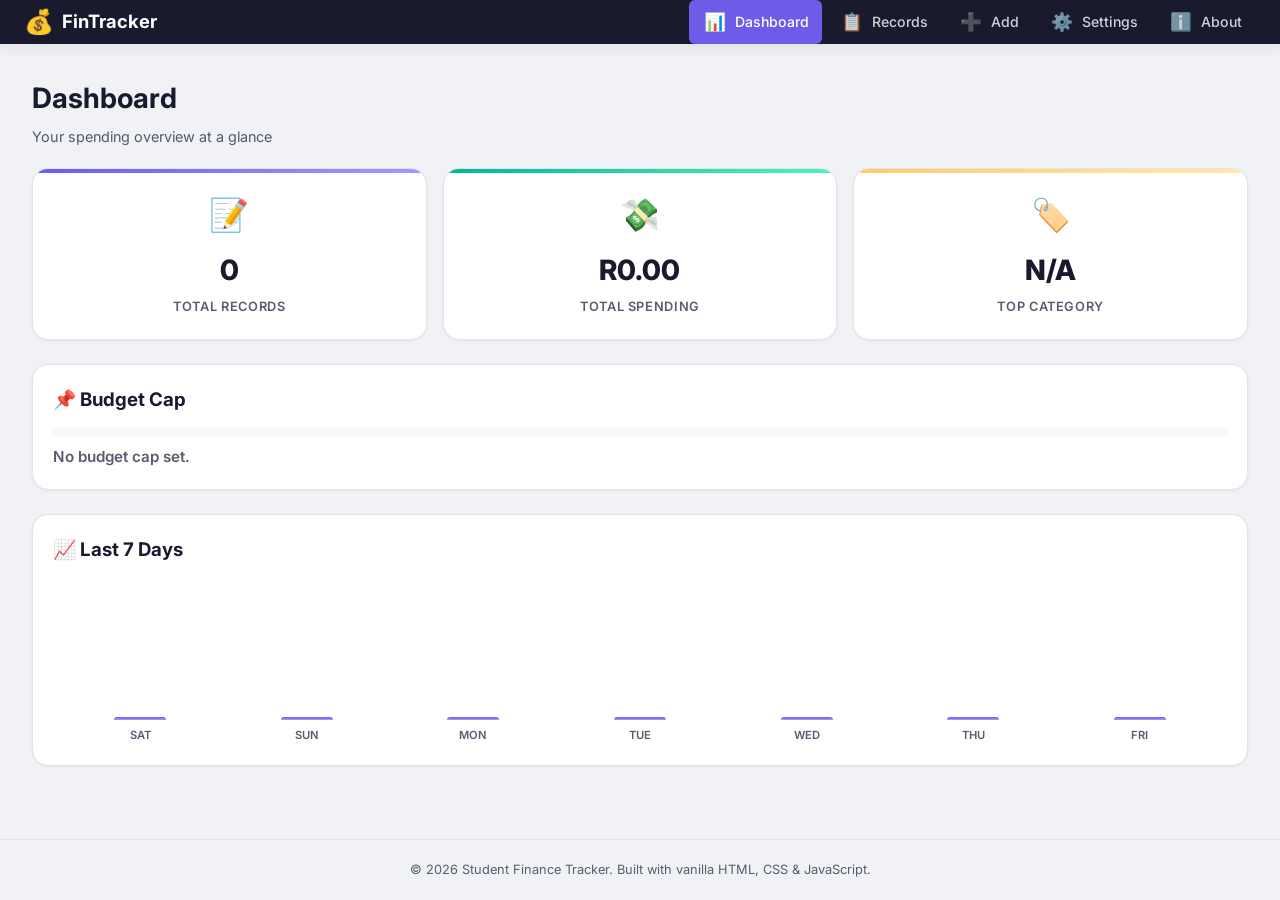
<file: index.html>
<!DOCTYPE html>
<html lang="en" data-theme="light">
<head>
  <meta charset="UTF-8">
  <meta name="viewport" content="width=device-width, initial-scale=1.0">
  <meta name="description" content="Student Finance Tracker — Track your spending, set budgets, and manage student finances with this accessible web app.">
  <title>Student Finance Tracker</title>
  <link rel="stylesheet" href="styles/main.css">
</head>
<body>

  <a href="#main-content" class="skip-link">Skip to main content</a>

  <header class="app-header">
    <div class="header-inner">
      <a href="#" class="app-logo" aria-label="Student Finance Tracker Home">
        <span class="logo-icon" aria-hidden="true">💰</span>
        <span>FinTracker</span>
      </a>

      <button type="button" class="menu-toggle" id="menu-toggle" aria-label="Open navigation menu" aria-expanded="false" aria-controls="nav-menu">
        <span></span><span></span><span></span>
      </button>

      <nav aria-label="Main navigation">
        <ul class="nav-menu" id="nav-menu">
          <li><a href="#" data-view="dashboard" class="active" aria-current="page"><span class="nav-icon" aria-hidden="true">📊</span> Dashboard</a></li>
          <li><a href="#" data-view="records"><span class="nav-icon" aria-hidden="true">📋</span> Records</a></li>
          <li><a href="#" data-view="add"><span class="nav-icon" aria-hidden="true">➕</span> Add</a></li>
          <li><a href="#" data-view="settings"><span class="nav-icon" aria-hidden="true">⚙️</span> Settings</a></li>
          <li><a href="#" data-view="about"><span class="nav-icon" aria-hidden="true">ℹ️</span> About</a></li>
        </ul>
      </nav>
    </div>
  </header>

  <main class="app-main" id="main-content">

    <div id="status-announcer" role="status" aria-live="polite" class="sr-only"></div>

    <section id="view-dashboard" class="view-section" aria-labelledby="dashboard-heading">
      <div class="section-header">
        <h2 id="dashboard-heading">Dashboard</h2>
        <p>Your spending overview at a glance</p>
      </div>

      <div class="stats-grid">
        <article class="card stat-card">
          <span class="stat-icon" aria-hidden="true">📝</span>
          <span class="stat-value" id="stat-total">0</span>
          <span class="stat-label">Total Records</span>
        </article>
        <article class="card stat-card">
          <span class="stat-icon" aria-hidden="true">💸</span>
          <span class="stat-value" id="stat-spending">R0.00</span>
          <span class="stat-label">Total Spending</span>
        </article>
        <article class="card stat-card">
          <span class="stat-icon" aria-hidden="true">🏷️</span>
          <span class="stat-value" id="stat-top-category">N/A</span>
          <span class="stat-label">Top Category</span>
        </article>
      </div>

      <div class="budget-section">
        <div class="card budget-card">
          <h3>📌 Budget Cap</h3>
          <div class="budget-progress-track">
            <div class="budget-progress-bar ok" id="budget-progress"
                 role="progressbar" aria-valuenow="0" aria-valuemin="0" aria-valuemax="100"
                 aria-label="Budget usage"></div>
          </div>
          <p class="budget-status neutral" id="budget-status" aria-live="polite">No budget cap set.</p>
        </div>
      </div>

      <div class="chart-section">
        <div class="card">
          <h3>📈 Last 7 Days</h3>
          <div id="trend-chart"></div>
        </div>
      </div>
    </section>

    <section id="view-records" class="view-section" hidden aria-hidden="true" aria-labelledby="records-heading">
      <div class="section-header">
        <h2 id="records-heading">Transaction Records</h2>
        <p>View, sort, search, and manage all your transactions</p>
      </div>

      <div class="records-toolbar">
        <div class="search-bar">
          <label for="search-input" class="sr-only">Search records (regex supported)</label>
          <input type="text" id="search-input" placeholder="Search... (regex supported, e.g. /food|books/i)" aria-describedby="search-status">
          <label>
            <input type="checkbox" id="search-case-toggle"> Case-sensitive
          </label>
        </div>
        <div id="search-status" role="status" aria-live="polite"></div>
      </div>

      <div class="records-table-wrapper">
        <table class="records-table" aria-label="Transaction records">
          <thead>
            <tr>
              <th scope="col" data-sort="description" tabindex="0" aria-sort="none">Description <span class="sort-indicator"></span></th>
              <th scope="col" data-sort="amount" tabindex="0" aria-sort="none">Amount <span class="sort-indicator"></span></th>
              <th scope="col" data-sort="category" tabindex="0" aria-sort="none">Category <span class="sort-indicator"></span></th>
              <th scope="col" data-sort="date" tabindex="0" aria-sort="none">Date <span class="sort-indicator"></span></th>
              <th scope="col">Actions</th>
            </tr>
          </thead>
          <tbody id="records-tbody">
            <tr><td colspan="6" class="empty-message">No records yet. Add your first transaction!</td></tr>
          </tbody>
        </table>
      </div>
    </section>

    <section id="view-add" class="view-section" hidden aria-hidden="true" aria-labelledby="add-heading">
      <div class="section-header">
        <h2 id="add-heading">Add Transaction</h2>
        <p>Record a new expense</p>
      </div>

      <div class="card form-card">
        <form id="add-record-form" novalidate>
          <div class="form-group">
            <label for="form-description">Description <span aria-hidden="true">*</span></label>
            <input type="text" id="form-description" required
                   placeholder="e.g. Lunch at cafeteria"
                   aria-describedby="form-description-error"
                   autocomplete="off">
            <span id="form-description-error" class="form-error" role="alert"></span>
          </div>

          <div class="form-group">
            <label for="form-amount">Amount <span aria-hidden="true">*</span></label>
            <input type="text" id="form-amount" required
                   inputmode="decimal"
                   placeholder="e.g. 12.50"
                   aria-describedby="form-amount-error"
                   autocomplete="off">
            <span id="form-amount-error" class="form-error" role="alert"></span>
          </div>

          <div class="form-group">
            <label for="form-category">Category <span aria-hidden="true">*</span></label>
            <select id="form-category" required class="category-select" aria-describedby="form-category-error">
              <option value="Food">Food</option>
              <option value="Books">Books</option>
              <option value="Transport">Transport</option>
              <option value="Entertainment">Entertainment</option>
              <option value="Fees">Fees</option>
              <option value="Other">Other</option>
            </select>
            <span id="form-category-error" class="form-error" role="alert"></span>
          </div>

          <div class="form-group">
            <label for="form-date">Date <span aria-hidden="true">*</span></label>
            <input type="date" id="form-date" required
                   aria-describedby="form-date-error">
            <span id="form-date-error" class="form-error" role="alert"></span>
          </div>

          <div class="form-actions">
            <button type="submit" class="btn btn-primary">💾 Add Transaction</button>
            <button type="reset" class="btn btn-secondary">Clear</button>
          </div>
        </form>
      </div>
    </section>

    <section id="view-settings" class="view-section" hidden aria-hidden="true" aria-labelledby="settings-heading">
      <div class="section-header">
        <h2 id="settings-heading">Settings</h2>
        <p>Configure currencies, categories, budget, and data</p>
      </div>

      <div class="settings-grid">

        <div class="card settings-card">
          <h3>💱 Currency</h3>
          <div class="form-group">
            <label for="settings-active-currency">Display Currency</label>
            <select id="settings-active-currency">
              <option value="ZAR" selected>ZAR</option>
              <option value="USD">USD</option>
              <option value="EUR">EUR</option>
            </select>
          </div>
          <h4 class="settings-subheading">Exchange Rates (to ZAR base)</h4>
          <div id="currency-rates"></div>
        </div>

        <div class="card settings-card">
          <h3>🎯 Budget Cap</h3>
          <div class="form-group">
            <label for="settings-budget-cap">Monthly Budget (in base currency)</label>
            <input type="number" id="settings-budget-cap" min="0" step="1" placeholder="e.g. 5000">
          </div>
          <p class="settings-hint">Set to 0 to disable. Overage alerts will appear on the dashboard.</p>
        </div>

        <div class="card settings-card">
          <h3>🏷️ Categories</h3>
          <div id="category-editor"></div>
        </div>

        <div class="card settings-card">
          <h3>🎨 Appearance</h3>
          <div class="toggle-row">
            <label for="settings-dark-mode">Dark Mode</label>
            <div class="toggle-switch">
              <input type="checkbox" id="settings-dark-mode">
              <span class="toggle-slider" aria-hidden="true"></span>
            </div>
          </div>
        </div>

        <div class="card settings-card settings-card-wide">
          <h3>📂 Data Management</h3>
          <div class="io-buttons">
            <button type="button" class="btn btn-primary" id="btn-export" aria-label="Export records as JSON">📥 Export JSON</button>
            <button type="button" class="btn btn-secondary" id="btn-import" aria-label="Import records from JSON file">📤 Import JSON</button>
            <input type="file" id="import-file" accept=".json" hidden aria-hidden="true">
            <button type="button" class="btn btn-secondary" id="btn-load-seed" aria-label="Load sample seed data">🌱 Load Seed Data</button>
          </div>
        </div>
      </div>
    </section>

    <section id="view-about" class="view-section" hidden aria-hidden="true" aria-labelledby="about-heading">
      <div class="section-header">
        <h2 id="about-heading">About</h2>
      </div>

      <div class="card about-card">
        <h3>Student Finance Tracker</h3>
        <p>
          A responsive, accessible vanilla HTML/CSS/JS web application designed to help students
          track their daily expenses, manage budgets, and gain insights into their spending habits.
        </p>
        <br>
        <h3>Features</h3>
        <ul>
          <li>Add, edit, and delete financial transactions</li>
          <li>Regex-powered search with match highlighting</li>
          <li>Sort records by description, amount, category, or date</li>
          <li>Dashboard with spending statistics and 7-day trend chart</li>
          <li>Budget cap with real-time ARIA live alerts</li>
          <li>Multi-currency support (ZAR, USD, EUR) with manual rates</li>
          <li>JSON import/export with validation</li>
          <li>Dark mode toggle</li>
          <li>Fully keyboard-navigable and screen-reader friendly</li>
          <li>Mobile-first responsive design (360px → 768px → 1024px+)</li>
        </ul>
        <br>
        <h3>Contact</h3>
        <div class="contact-links">
          <a href="https://github.com/africancontrarian" target="_blank" rel="noopener noreferrer">🔗 GitHub</a>
          <a href="mailto:t.kambare@alustudent.com">📧 t.kambare@alustudent.com</a>
        </div>
      </div>
    </section>

  </main>

  <footer class="app-footer">
    <p>&copy; 2026 Student Finance Tracker. Built with vanilla HTML, CSS &amp; JavaScript.</p>
  </footer>

  <script type="module" src="scripts/app.js"></script>
</body>
</html>
</file>
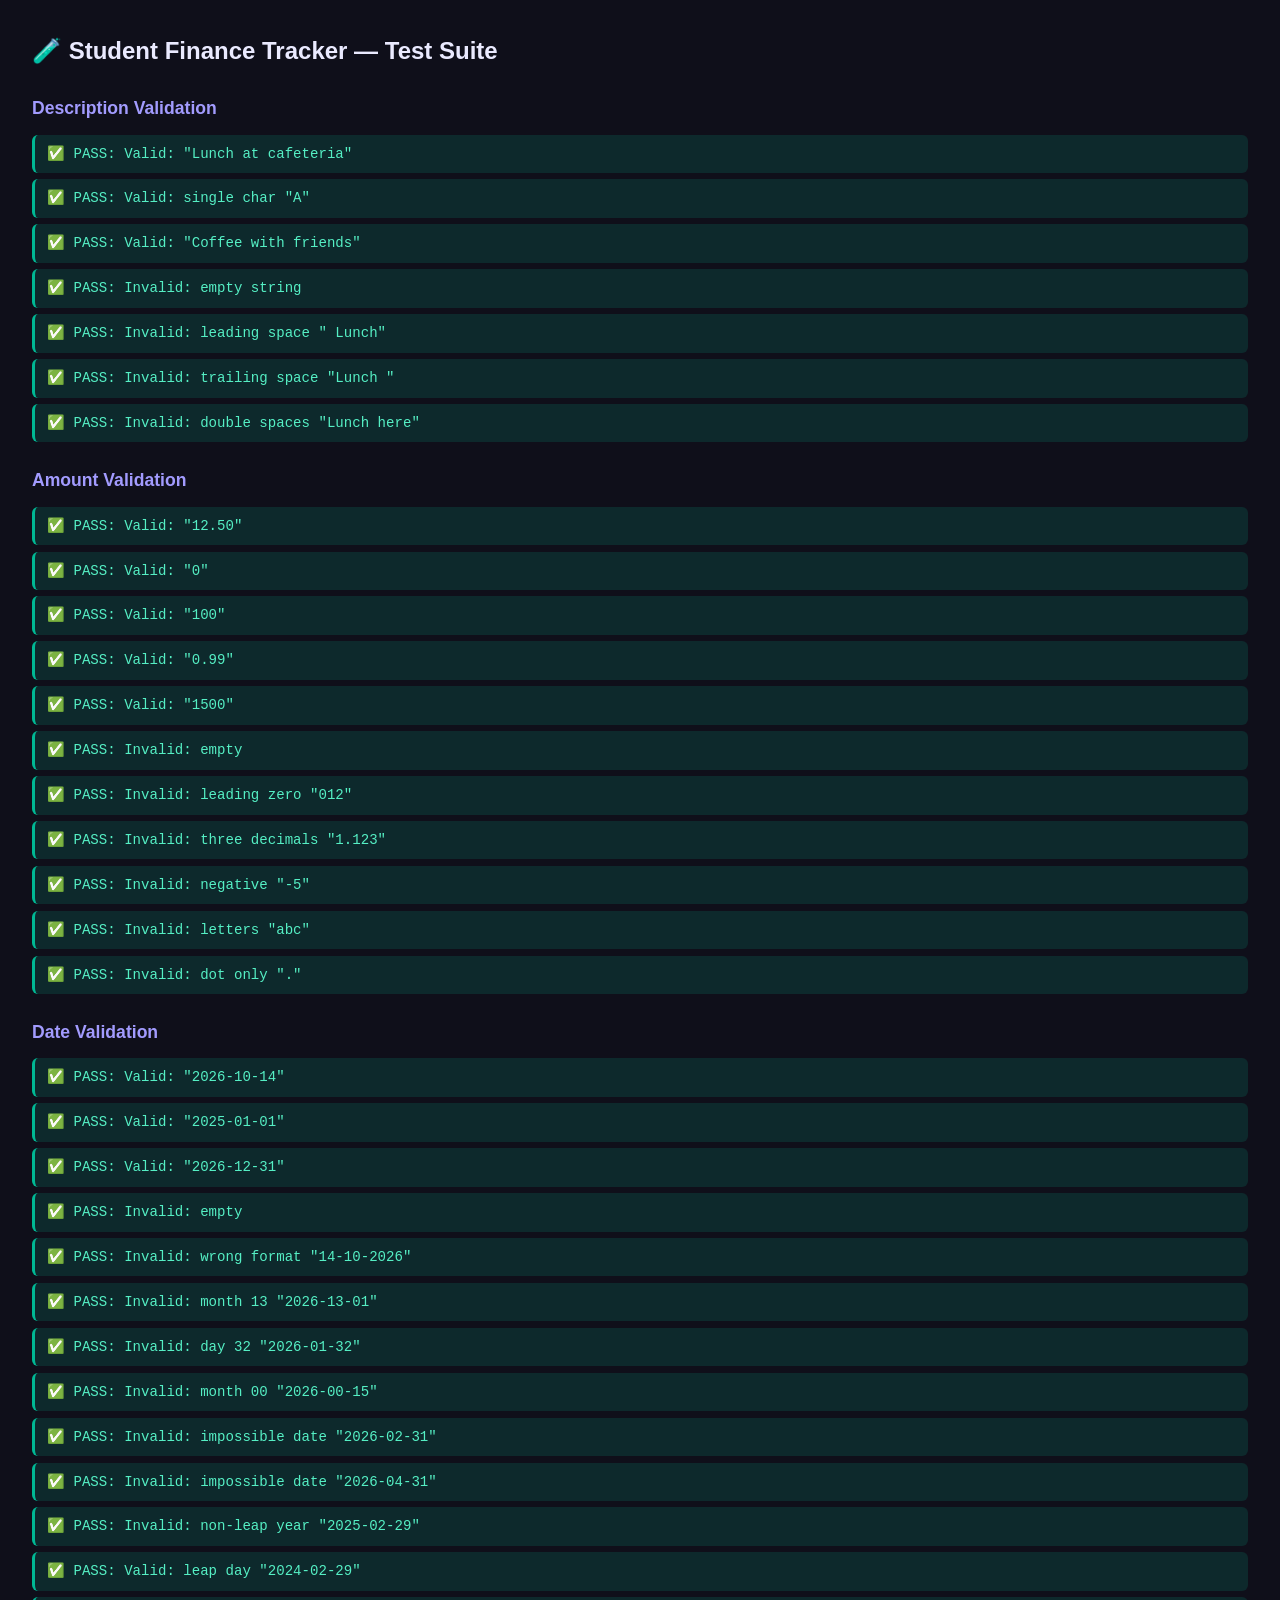
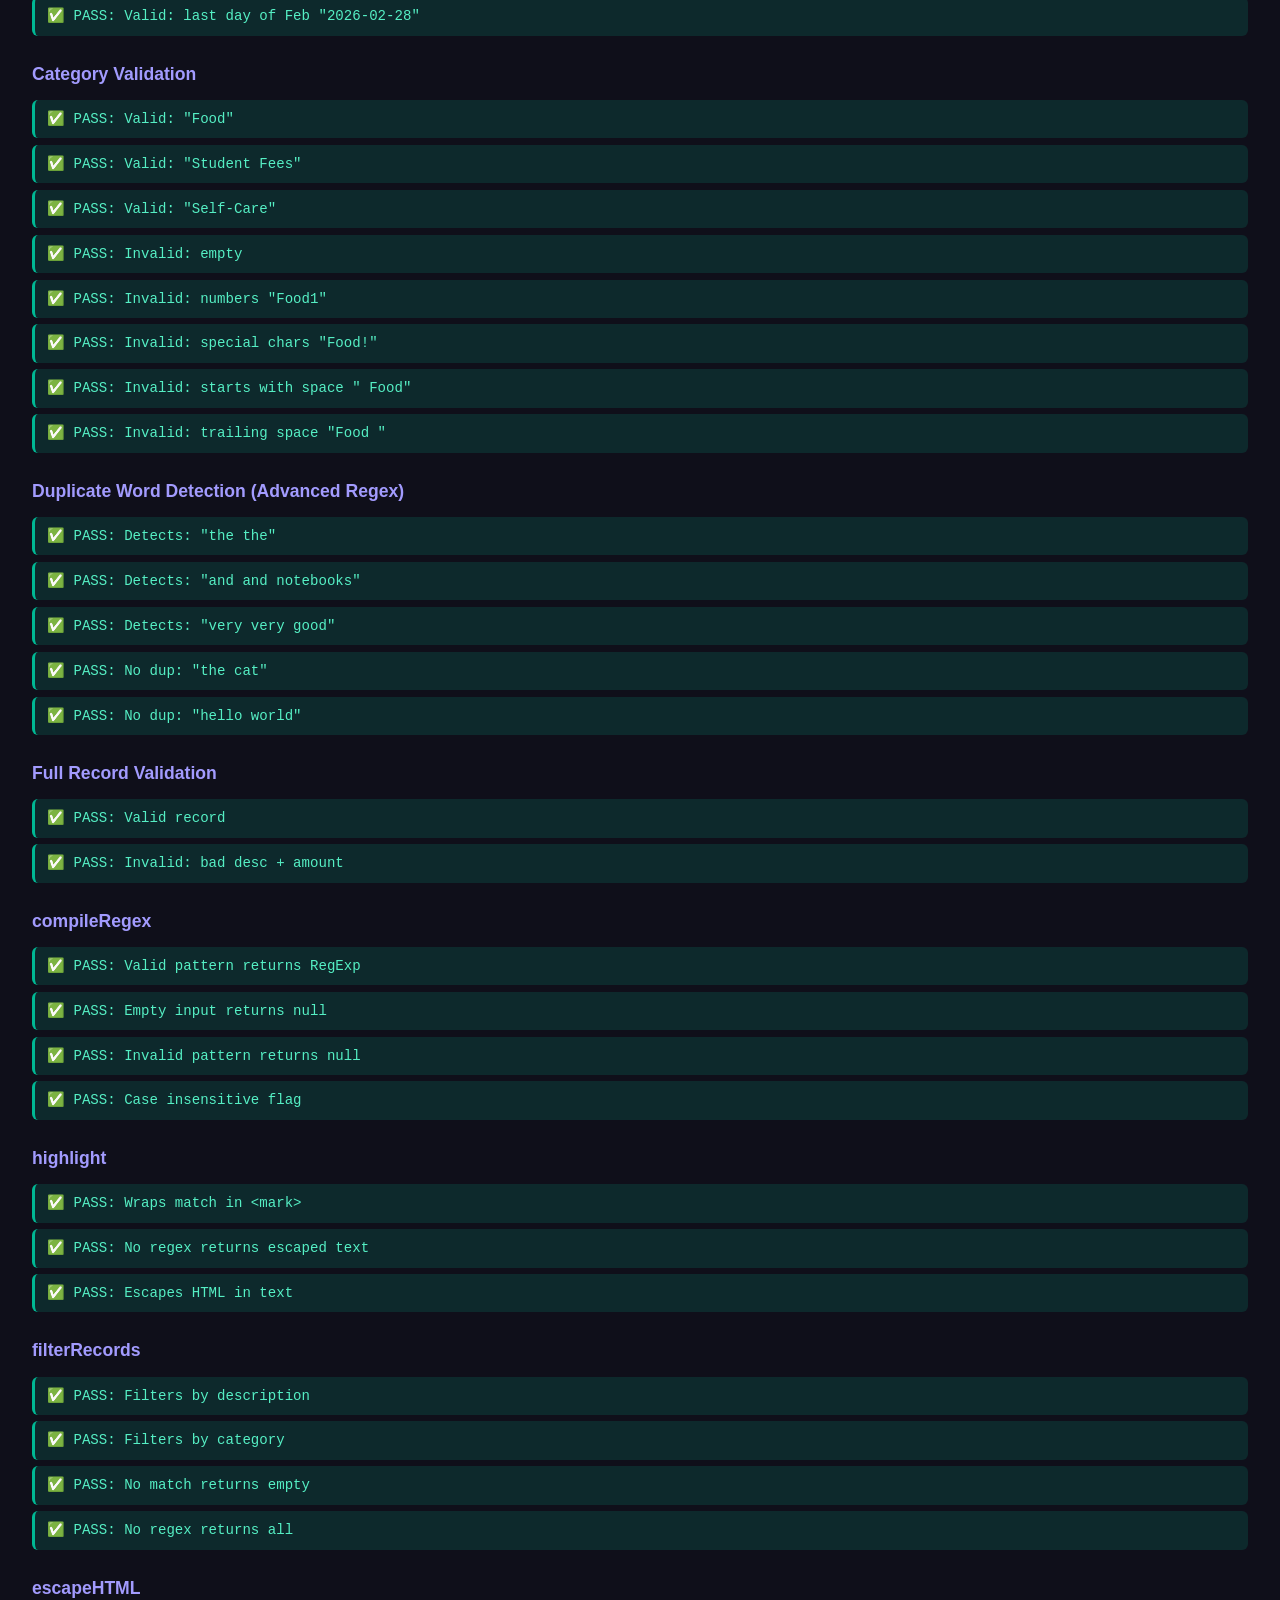
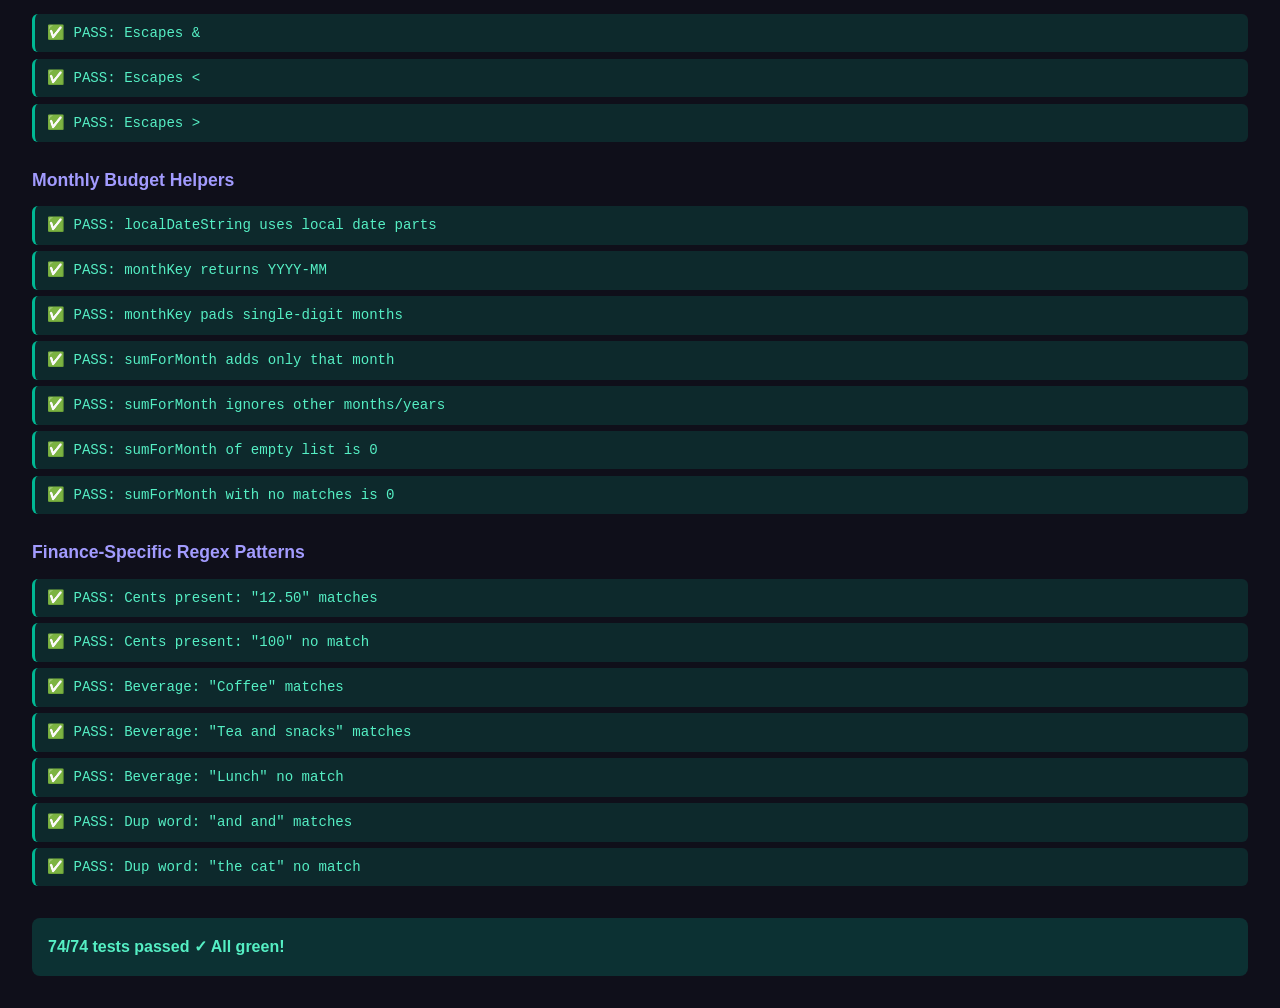
<file: tests.html>
<!DOCTYPE html>
<html lang="en">

<head>
    <meta charset="UTF-8">
    <meta name="viewport" content="width=device-width, initial-scale=1.0">
    <title>Student Finance Tracker — Tests</title>
    <style>
        *,
        *::before,
        *::after {
            box-sizing: border-box;
            margin: 0;
            padding: 0;
        }

        body {
            font-family: 'Inter', sans-serif;
            background: #0f0f1a;
            color: #eaeaff;
            padding: 2rem;
            line-height: 1.6;
        }

        h1 {
            font-size: 1.5rem;
            margin-bottom: 1.5rem;
        }

        h2 {
            font-size: 1.1rem;
            margin: 1.5rem 0 0.75rem;
            color: #a29bfe;
        }

        .test {
            padding: 0.5rem 0.75rem;
            margin-bottom: 0.4rem;
            border-radius: 6px;
            font-size: 0.88rem;
            font-family: monospace;
        }

        .pass {
            background: rgba(0, 184, 148, 0.15);
            color: #55efc4;
            border-left: 3px solid #00b894;
        }

        .fail {
            background: rgba(225, 112, 85, 0.15);
            color: #fab1a0;
            border-left: 3px solid #e17055;
        }

        .summary {
            margin-top: 2rem;
            padding: 1rem;
            border-radius: 8px;
            font-weight: 700;
            font-size: 1rem;
        }

        .summary.all-pass {
            background: rgba(0, 184, 148, 0.2);
            color: #55efc4;
        }

        .summary.some-fail {
            background: rgba(225, 112, 85, 0.2);
            color: #fab1a0;
        }
    </style>
</head>

<body>
    <h1>🧪 Student Finance Tracker — Test Suite</h1>
    <div id="results"></div>
    <div id="summary"></div>

    <script type="module">
        import { validateDescription, validateAmount, validateDate, validateCategory, checkDuplicateWords, validateRecord, PATTERNS } from './scripts/validators.js';
        import { compileRegex, highlight, filterRecords, escapeHTML } from './scripts/search.js';
        import { monthKey, localDateString, sumForMonth } from './scripts/budget.js';

        const results = document.getElementById('results');
        const summaryEl = document.getElementById('summary');
        let passed = 0, failed = 0;

        function assert(testName, condition) {
            const div = document.createElement('div');
            div.className = `test ${condition ? 'pass' : 'fail'}`;
            div.textContent = `${condition ? '✅ PASS' : '❌ FAIL'}: ${testName}`;
            results.appendChild(div);
            condition ? passed++ : failed++;
        }

        function section(name) {
            const h2 = document.createElement('h2');
            h2.textContent = name;
            results.appendChild(h2);
        }

        section('Description Validation');
        assert('Valid: "Lunch at cafeteria"', validateDescription('Lunch at cafeteria').valid);
        assert('Valid: single char "A"', validateDescription('A').valid);
        assert('Valid: "Coffee with friends"', validateDescription('Coffee with friends').valid);
        assert('Invalid: empty string', !validateDescription('').valid);
        assert('Invalid: leading space " Lunch"', !validateDescription(' Lunch').valid);
        assert('Invalid: trailing space "Lunch "', !validateDescription('Lunch ').valid);
        assert('Invalid: double spaces "Lunch  here"', !validateDescription('Lunch  here').valid);

        section('Amount Validation');
        assert('Valid: "12.50"', validateAmount('12.50').valid);
        assert('Valid: "0"', validateAmount('0').valid);
        assert('Valid: "100"', validateAmount('100').valid);
        assert('Valid: "0.99"', validateAmount('0.99').valid);
        assert('Valid: "1500"', validateAmount('1500').valid);
        assert('Invalid: empty', !validateAmount('').valid);
        assert('Invalid: leading zero "012"', !validateAmount('012').valid);
        assert('Invalid: three decimals "1.123"', !validateAmount('1.123').valid);
        assert('Invalid: negative "-5"', !validateAmount('-5').valid);
        assert('Invalid: letters "abc"', !validateAmount('abc').valid);
        assert('Invalid: dot only "."', !validateAmount('.').valid);

        section('Date Validation');
        assert('Valid: "2026-10-14"', validateDate('2026-10-14').valid);
        assert('Valid: "2025-01-01"', validateDate('2025-01-01').valid);
        assert('Valid: "2026-12-31"', validateDate('2026-12-31').valid);
        assert('Invalid: empty', !validateDate('').valid);
        assert('Invalid: wrong format "14-10-2026"', !validateDate('14-10-2026').valid);
        assert('Invalid: month 13 "2026-13-01"', !validateDate('2026-13-01').valid);
        assert('Invalid: day 32 "2026-01-32"', !validateDate('2026-01-32').valid);
        assert('Invalid: month 00 "2026-00-15"', !validateDate('2026-00-15').valid);
        assert('Invalid: impossible date "2026-02-31"', !validateDate('2026-02-31').valid);
        assert('Invalid: impossible date "2026-04-31"', !validateDate('2026-04-31').valid);
        assert('Invalid: non-leap year "2025-02-29"', !validateDate('2025-02-29').valid);
        assert('Valid: leap day "2024-02-29"', validateDate('2024-02-29').valid);
        assert('Valid: last day of Feb "2026-02-28"', validateDate('2026-02-28').valid);

        section('Category Validation');
        assert('Valid: "Food"', validateCategory('Food').valid);
        assert('Valid: "Student Fees"', validateCategory('Student Fees').valid);
        assert('Valid: "Self-Care"', validateCategory('Self-Care').valid);
        assert('Invalid: empty', !validateCategory('').valid);
        assert('Invalid: numbers "Food1"', !validateCategory('Food1').valid);
        assert('Invalid: special chars "Food!"', !validateCategory('Food!').valid);
        assert('Invalid: starts with space " Food"', !validateCategory(' Food').valid);
        assert('Invalid: trailing space "Food "', !validateCategory('Food ').valid);

        section('Duplicate Word Detection (Advanced Regex)');
        assert('Detects: "the the"', checkDuplicateWords('the the').hasDuplicate);
        assert('Detects: "and and notebooks"', checkDuplicateWords('Stationery and and notebooks').hasDuplicate);
        assert('Detects: "very very good"', checkDuplicateWords('very very good').hasDuplicate);
        assert('No dup: "the cat"', !checkDuplicateWords('the cat').hasDuplicate);
        assert('No dup: "hello world"', !checkDuplicateWords('hello world').hasDuplicate);

        section('Full Record Validation');
        assert('Valid record', validateRecord({ description: 'Lunch', amount: '12.50', date: '2026-10-14', category: 'Food' }).valid);
        assert('Invalid: bad desc + amount', !validateRecord({ description: ' bad', amount: 'abc', date: '2026-10-14', category: 'Food' }).valid);

        section('compileRegex');
        assert('Valid pattern returns RegExp', compileRegex('food') instanceof RegExp);
        assert('Empty input returns null', compileRegex('') === null);
        assert('Invalid pattern returns null', compileRegex('[invalid') === null);
        assert('Case insensitive flag', compileRegex('food', 'i').flags.includes('i'));

        section('highlight');
        assert('Wraps match in <mark>', highlight('Lunch at cafeteria', /lunch/i).includes('<mark>'));
        assert('No regex returns escaped text', highlight('Hello <world>', null) === 'Hello &lt;world&gt;');
        assert('Escapes HTML in text', highlight('<script>', null) === '&lt;script&gt;');

        section('filterRecords');
        const testRecords = [
            { id: '1', description: 'Coffee', category: 'Food', amount: 5, date: '2026-10-01' },
            { id: '2', description: 'Bus ticket', category: 'Transport', amount: 10, date: '2026-10-02' },
            { id: '3', description: 'Textbook', category: 'Books', amount: 50, date: '2026-10-03' },
        ];
        assert('Filters by description', filterRecords(testRecords, /coffee/i).length === 1);
        assert('Filters by category', filterRecords(testRecords, /transport/i).length === 1);
        assert('No match returns empty', filterRecords(testRecords, /xyz/).length === 0);
        assert('No regex returns all', filterRecords(testRecords, null).length === 3);

        section('escapeHTML');
        assert('Escapes &', escapeHTML('a&b') === 'a&amp;b');
        assert('Escapes <', escapeHTML('a<b') === 'a&lt;b');
        assert('Escapes >', escapeHTML('a>b') === 'a&gt;b');

        section('Monthly Budget Helpers');
        const oct5 = new Date(2026, 9, 5, 0, 30);
        assert('localDateString uses local date parts', localDateString(oct5) === '2026-10-05');
        assert('monthKey returns YYYY-MM', monthKey(oct5) === '2026-10');
        assert('monthKey pads single-digit months', monthKey(new Date(2026, 0, 31)) === '2026-01');
        const budgetRecords = [
            { amount: 10, date: '2026-10-01' },
            { amount: 20.5, date: '2026-10-31' },
            { amount: 100, date: '2026-09-30' },
            { amount: 7, date: '2025-10-15' },
        ];
        assert('sumForMonth adds only that month', sumForMonth(budgetRecords, '2026-10') === 30.5);
        assert('sumForMonth ignores other months/years', sumForMonth(budgetRecords, '2026-09') === 100);
        assert('sumForMonth of empty list is 0', sumForMonth([], '2026-10') === 0);
        assert('sumForMonth with no matches is 0', sumForMonth(budgetRecords, '2027-01') === 0);

        section('Finance-Specific Regex Patterns');
        const centsRe = /\.\d{2}\b/;
        assert('Cents present: "12.50" matches', centsRe.test('12.50'));
        assert('Cents present: "100" no match', !centsRe.test('100'));

        const beverageRe = /(coffee|tea)/i;
        assert('Beverage: "Coffee" matches', beverageRe.test('Coffee'));
        assert('Beverage: "Tea and snacks" matches', beverageRe.test('Tea and snacks'));
        assert('Beverage: "Lunch" no match', !beverageRe.test('Lunch'));

        const dupWordRe = /\b(\w+)\s+\1\b/;
        assert('Dup word: "and and" matches', dupWordRe.test('and and'));
        assert('Dup word: "the cat" no match', !dupWordRe.test('the cat'));

        const total = passed + failed;
        summaryEl.className = `summary ${failed === 0 ? 'all-pass' : 'some-fail'}`;
        summaryEl.textContent = `${passed}/${total} tests passed${failed > 0 ? ` — ${failed} failed` : ' ✓ All green!'}`;
    </script>
</body>

</html>
</file>
<file: styles/main.css>
@import url('https://fonts.googleapis.com/css2?family=Inter:wght@400;500;600;700;800&display=swap');

:root {
  /* Colors — Light theme */
  --bg-primary: #f0f2f5;
  --bg-secondary: #ffffff;
  --bg-tertiary: #f8f9fb;
  --bg-nav: #1a1a2e;
  --bg-card-hover: #eef1f6;

  --text-primary: #1a1a2e;
  --text-secondary: #555770;
  --text-muted: #595c70; /* 5.9:1 on --bg-primary (was 2.9:1) */
  --text-inverse: #ffffff;

  --accent: #6c5ce7;
  --accent-light: #a29bfe;
  --accent-dark: #5641d4;
  --accent-glow: rgba(108, 92, 231, 0.15);

  --success: #00b894;
  --success-light: #e6f9f4;
  --warning: #fdcb6e;
  --warning-light: #fff8e7;
  --danger: #e17055;
  --danger-light: #ffeee9;

  /* Text-safe variants (>= 4.5:1 on light surfaces); raw brand colours stay for fills */
  --accent-text: #5641d4;
  --success-text: #00725c;
  --warning-text: #855500;
  --danger-text: #b3321e;

  --border: #e0e3eb;
  --border-focus: var(--accent);
  --shadow-sm: 0 1px 3px rgba(0,0,0,0.06);
  --shadow-md: 0 4px 12px rgba(0,0,0,0.08);
  --shadow-lg: 0 8px 30px rgba(0,0,0,0.12);

  --radius-sm: 6px;
  --radius-md: 10px;
  --radius-lg: 16px;
  --radius-xl: 20px;

  --font: 'Inter', -apple-system, BlinkMacSystemFont, sans-serif;
  --transition: 0.2s ease;
}

[data-theme="dark"] {
  --bg-primary: #0f0f1a;
  --bg-secondary: #1a1a2e;
  --bg-tertiary: #16213e;
  --bg-nav: #0a0a15;
  --bg-card-hover: #22223a;

  --text-primary: #eaeaff;
  --text-secondary: #b0b0d0;
  --text-muted: #a0a0cc; /* 6.8:1 on --bg-secondary (was 3.4:1) */
  --text-inverse: #ffffff;

  --accent-text: #a29bfe;
  --success-text: #00b894;
  --warning-text: #fdcb6e;
  --danger-text: #e17055;

  --border: #2d2d50;
  --shadow-sm: 0 1px 3px rgba(0,0,0,0.3);
  --shadow-md: 0 4px 12px rgba(0,0,0,0.4);
  --shadow-lg: 0 8px 30px rgba(0,0,0,0.5);
}

*, *::before, *::after {
  box-sizing: border-box;
  margin: 0;
  padding: 0;
}

html {
  font-size: 16px;
  scroll-behavior: smooth;
}

body {
  font-family: var(--font);
  background: var(--bg-primary);
  color: var(--text-primary);
  line-height: 1.6;
  min-height: 100vh;
  display: flex;
  flex-direction: column;
  -webkit-font-smoothing: antialiased;
}

.skip-link {
  position: absolute;
  top: -100%;
  left: 50%;
  transform: translateX(-50%);
  background: var(--accent);
  color: var(--text-inverse);
  padding: 0.75rem 1.5rem;
  border-radius: var(--radius-md);
  z-index: 10000;
  font-weight: 600;
  text-decoration: none;
  transition: top var(--transition);
}

.skip-link:focus {
  top: 1rem;
}

.app-header {
  background: var(--bg-nav);
  color: var(--text-inverse);
  padding: 0.75rem 1rem;
  position: sticky;
  top: 0;
  z-index: 1000;
  box-shadow: var(--shadow-md);
}

.header-inner {
  display: flex;
  align-items: center;
  justify-content: space-between;
  max-width: 1280px;
  margin: 0 auto;
}

.app-logo {
  display: flex;
  align-items: center;
  gap: 0.5rem;
  font-size: 1.15rem;
  font-weight: 700;
  color: var(--text-inverse);
  text-decoration: none;
}

.app-logo .logo-icon {
  font-size: 1.5rem;
}

/* Hamburger */
.menu-toggle {
  display: flex;
  flex-direction: column;
  gap: 4px;
  background: none;
  border: none;
  cursor: pointer;
  padding: 0.5rem;
  border-radius: var(--radius-sm);
  transition: background var(--transition);
}

.menu-toggle:hover,
.menu-toggle:focus-visible {
  background: rgba(255,255,255,0.1);
}

.menu-toggle span {
  display: block;
  width: 22px;
  height: 2.5px;
  background: var(--text-inverse);
  border-radius: 2px;
  transition: var(--transition);
}

/* Nav menu */
.nav-menu {
  display: none;
  list-style: none;
  flex-direction: column;
  position: absolute;
  top: 100%;
  left: 0;
  right: 0;
  background: var(--bg-nav);
  padding: 0.5rem;
  box-shadow: var(--shadow-lg);
  animation: slideDown 0.25s ease;
}

.nav-menu.open {
  display: flex;
}

@keyframes slideDown {
  from { opacity: 0; transform: translateY(-8px); }
  to { opacity: 1; transform: translateY(0); }
}

.nav-menu a {
  display: flex;
  align-items: center;
  gap: 0.5rem;
  color: var(--text-inverse);
  text-decoration: none;
  padding: 0.65rem 1rem;
  border-radius: var(--radius-sm);
  font-weight: 500;
  font-size: 0.95rem;
  transition: background var(--transition);
  opacity: 0.8;
}

.nav-menu a:hover,
.nav-menu a:focus-visible {
  background: rgba(255,255,255,0.1);
  opacity: 1;
}

.nav-menu a.active {
  background: var(--accent);
  opacity: 1;
}

.nav-menu a .nav-icon {
  font-size: 1.1rem;
  width: 1.5rem;
  text-align: center;
}

.app-main {
  flex: 1;
  max-width: 1280px;
  width: 100%;
  margin: 0 auto;
  padding: 1rem;
}

.view-section {
  animation: fadeIn 0.3s ease;
}

@keyframes fadeIn {
  from { opacity: 0; transform: translateY(6px); }
  to { opacity: 1; transform: translateY(0); }
}

.view-section[hidden] {
  display: none !important;
}

.section-header {
  margin-bottom: 1.25rem;
}

.section-header h2 {
  font-size: 1.5rem;
  font-weight: 700;
  color: var(--text-primary);
}

.section-header p {
  color: var(--text-secondary);
  font-size: 0.9rem;
  margin-top: 0.25rem;
}

.card {
  background: var(--bg-secondary);
  border-radius: var(--radius-lg);
  padding: 1.25rem;
  box-shadow: var(--shadow-sm);
  border: 1px solid var(--border);
  transition: box-shadow var(--transition), transform var(--transition);
}

.card:hover {
  box-shadow: var(--shadow-md);
}

.stats-grid {
  display: grid;
  grid-template-columns: 1fr;
  gap: 1rem;
  margin-bottom: 1.5rem;
}

.stat-card {
  text-align: center;
  padding: 1.25rem;
  position: relative;
  overflow: hidden;
}

.stat-card::before {
  content: '';
  position: absolute;
  top: 0;
  left: 0;
  right: 0;
  height: 4px;
  border-radius: var(--radius-lg) var(--radius-lg) 0 0;
}

.stat-card:nth-child(1)::before { background: linear-gradient(90deg, var(--accent), var(--accent-light)); }
.stat-card:nth-child(2)::before { background: linear-gradient(90deg, var(--success), #55efc4); }
.stat-card:nth-child(3)::before { background: linear-gradient(90deg, var(--warning), #ffeaa7); }

.stat-card .stat-icon {
  font-size: 2rem;
  margin-bottom: 0.5rem;
  display: block;
}

.stat-card .stat-value {
  font-size: 1.75rem;
  font-weight: 800;
  color: var(--text-primary);
  display: block;
}

.stat-card .stat-label {
  font-size: 0.8rem;
  color: var(--text-muted);
  text-transform: uppercase;
  letter-spacing: 0.05em;
  font-weight: 600;
  margin-top: 0.25rem;
}

.budget-section {
  margin-top: 1.5rem;
}

.budget-card {
  padding: 1.25rem;
}

.budget-progress-track {
  height: 10px;
  background: var(--bg-tertiary);
  border-radius: 5px;
  overflow: hidden;
  margin-top: 0.75rem;
}

.budget-progress-bar {
  width: 0; /* set from JS */
  height: 100%;
  border-radius: 5px;
  transition: width 0.5s ease, background 0.3s ease;
}

.budget-progress-bar.ok { background: linear-gradient(90deg, var(--success), #55efc4); }
.budget-progress-bar.warn { background: linear-gradient(90deg, var(--warning), #e17055); }
.budget-progress-bar.over { background: linear-gradient(90deg, var(--danger), #d63031); }

.budget-status {
  font-weight: 600;
  font-size: 0.95rem;
  margin-top: 0.5rem;
}

.budget-status.under { color: var(--success-text); }
.budget-status.over { color: var(--danger-text); }
.budget-status.neutral { color: var(--text-muted); }

.chart-section {
  margin-top: 1.5rem;
}

.chart-container {
  display: flex;
  align-items: flex-end;
  gap: 0.5rem;
  height: 140px;
  padding: 1rem 0.5rem 0;
}

.chart-bar-wrapper {
  flex: 1;
  display: flex;
  flex-direction: column;
  align-items: center;
  height: 100%;
  justify-content: flex-end;
}

.chart-bar {
  width: 100%;
  max-width: 40px;
  background: linear-gradient(180deg, var(--accent), var(--accent-light));
  border-radius: var(--radius-sm) var(--radius-sm) 0 0;
  transition: height 0.5s ease;
  min-height: 3px;
}

.chart-label {
  font-size: 0.7rem;
  color: var(--text-muted);
  font-weight: 600;
  margin-top: 0.4rem;
  text-transform: uppercase;
}

.records-toolbar {
  display: flex;
  flex-direction: column;
  gap: 0.75rem;
  margin-bottom: 1rem;
}

.search-bar {
  display: flex;
  gap: 0.5rem;
  align-items: center;
  flex-wrap: wrap;
}

.search-bar input[type="text"] {
  flex: 1;
  min-width: 200px;
}

.search-bar label {
  display: flex;
  align-items: center;
  gap: 0.35rem;
  font-size: 0.85rem;
  color: var(--text-secondary);
  white-space: nowrap;
  cursor: pointer;
}

.search-bar input[type="checkbox"] {
  accent-color: var(--accent);
  width: 16px;
  height: 16px;
}

#search-status {
  font-size: 0.85rem;
  color: var(--text-secondary);
  min-height: 1.2em;
}

.records-table-wrapper {
  overflow-x: auto;
  border-radius: var(--radius-lg);
  border: 1px solid var(--border);
  background: var(--bg-secondary);
  box-shadow: var(--shadow-sm);
}

.records-table {
  width: 100%;
  border-collapse: collapse;
  font-size: 0.9rem;
}

.records-table thead {
  background: var(--bg-tertiary);
}

.records-table th {
  padding: 0.85rem 1rem;
  text-align: left;
  font-weight: 600;
  font-size: 0.8rem;
  text-transform: uppercase;
  letter-spacing: 0.04em;
  color: var(--text-muted);
  border-bottom: 2px solid var(--border);
  white-space: nowrap;
  user-select: none;
}

.records-table th[data-sort] {
  cursor: pointer;
  transition: color var(--transition);
}

.records-table th[data-sort]:hover,
.records-table th[data-sort]:focus-visible {
  color: var(--accent-text);
}

.records-table th.sort-active {
  color: var(--accent-text);
}

.sort-indicator {
  font-size: 0.75rem;
}

.records-table td {
  padding: 0.75rem 1rem;
  border-bottom: 1px solid var(--border);
  vertical-align: middle;
}

.records-table tbody tr {
  transition: background var(--transition);
}

.records-table tbody tr:hover {
  background: var(--bg-card-hover);
}

.records-table tbody tr:last-child td {
  border-bottom: none;
}

.editing-row {
  background: var(--accent-glow) !important;
}

.editing-row input,
.editing-row select {
  width: 100%;
  padding: 0.4rem 0.5rem;
  font-size: 0.85rem;
}

.empty-message {
  text-align: center;
  color: var(--text-muted);
  padding: 2rem !important;
  font-style: italic;
}

.actions-cell {
  white-space: nowrap;
}

mark {
  background: var(--warning);
  color: #1a1a2e; /* fixed dark text: 11.3:1 on the yellow highlight in both themes */
  padding: 0.1em 0.2em;
  border-radius: 3px;
}

@media (max-width: 767px) {
  .records-table thead {
    display: none;
  }

  .records-table,
  .records-table tbody,
  .records-table tr,
  .records-table td {
    display: block;
  }

  .records-table tr {
    background: var(--bg-secondary);
    border-radius: var(--radius-md);
    margin-bottom: 0.75rem;
    padding: 0.75rem 1rem;
    border: 1px solid var(--border);
    box-shadow: var(--shadow-sm);
  }

  .records-table td {
    padding: 0.35rem 0;
    border-bottom: none;
    display: flex;
    justify-content: space-between;
    align-items: center;
  }

  .records-table td::before {
    content: attr(data-label);
    font-weight: 600;
    font-size: 0.8rem;
    color: var(--text-muted);
    text-transform: uppercase;
    letter-spacing: 0.03em;
    margin-right: 0.75rem;
  }

  .records-table td[data-label="Actions"] {
    justify-content: flex-end;
    margin-top: 0.5rem;
    padding-top: 0.5rem;
    border-top: 1px solid var(--border);
  }

  .records-table td[data-label="Actions"]::before {
    display: none;
  }

  .editing-row td {
    flex-direction: column;
    align-items: stretch;
  }

  .editing-row td::before {
    margin-bottom: 0.25rem;
  }

  .records-table-wrapper {
    border: none;
    box-shadow: none;
    background: transparent;
  }
}

.form-card {
  max-width: 600px;
}

.form-group {
  margin-bottom: 1.15rem;
}

.form-group label {
  display: block;
  font-weight: 600;
  font-size: 0.85rem;
  color: var(--text-secondary);
  margin-bottom: 0.35rem;
}

input[type="text"],
input[type="number"],
input[type="date"],
input[type="email"],
input[type="url"],
select,
textarea {
  width: 100%;
  padding: 0.65rem 0.85rem;
  border: 1.5px solid var(--border);
  border-radius: var(--radius-md);
  background: var(--bg-secondary);
  color: var(--text-primary);
  font-family: var(--font);
  font-size: 0.95rem;
  transition: border-color var(--transition), box-shadow var(--transition);
}

input:focus,
select:focus,
textarea:focus {
  outline: none;
  border-color: var(--accent);
  box-shadow: 0 0 0 3px var(--accent-glow);
}

.form-error {
  display: block;
  font-size: 0.8rem;
  color: var(--danger-text);
  margin-top: 0.3rem;
  min-height: 1em;
  transition: opacity var(--transition);
}

.form-error.warning {
  color: var(--warning-text);
}

.form-actions {
  display: flex;
  gap: 0.75rem;
  margin-top: 1.5rem;
}

.btn {
  display: inline-flex;
  align-items: center;
  justify-content: center;
  gap: 0.4rem;
  padding: 0.6rem 1.25rem;
  border: none;
  border-radius: var(--radius-md);
  font-family: var(--font);
  font-size: 0.9rem;
  font-weight: 600;
  cursor: pointer;
  transition: all var(--transition);
  text-decoration: none;
  line-height: 1.3;
}

.btn:focus-visible {
  outline: 2px solid var(--accent);
  outline-offset: 2px;
}

.btn-primary {
  background: linear-gradient(135deg, var(--accent), var(--accent-dark));
  color: var(--text-inverse);
  box-shadow: 0 2px 8px rgba(108, 92, 231, 0.3);
}

.btn-primary:hover {
  transform: translateY(-1px);
  box-shadow: 0 4px 14px rgba(108, 92, 231, 0.4);
}

.btn-secondary {
  background: var(--bg-tertiary);
  color: var(--text-primary);
  border: 1.5px solid var(--border);
}

.btn-secondary:hover {
  background: var(--bg-card-hover);
}

.btn-danger {
  background: var(--danger-light);
  color: var(--danger-text);
}

.btn-danger:hover {
  background: var(--danger);
  color: var(--text-inverse);
}

.btn-sm {
  padding: 0.35rem 0.75rem;
  font-size: 0.8rem;
  border-radius: var(--radius-sm);
}

.btn-xs {
  padding: 0.2rem 0.5rem;
  font-size: 0.75rem;
  border-radius: 4px;
}

.btn-save {
  background: var(--success);
  color: var(--text-inverse);
}
.btn-save:hover {
  background: #00a383;
}

.btn-cancel {
  background: var(--bg-tertiary);
  color: var(--text-secondary);
  border: 1px solid var(--border);
}

.btn-edit {
  background: var(--accent-glow);
  color: var(--accent-text);
}
.btn-edit:hover {
  background: var(--accent);
  color: var(--text-inverse);
}

.btn-delete {
  background: var(--danger-light);
  color: var(--danger-text);
}
.btn-delete:hover {
  background: var(--danger);
  color: var(--text-inverse);
}

.btn-delete-cat {
  background: transparent;
  color: var(--danger-text);
  border: 1px solid var(--danger-light);
}
.btn-delete-cat:hover {
  background: var(--danger-light);
}

.settings-grid {
  display: grid;
  grid-template-columns: 1fr;
  gap: 1.25rem;
}

.settings-card {
  padding: 1.25rem;
}

.settings-card h3 {
  font-size: 1rem;
  font-weight: 700;
  margin-bottom: 1rem;
  color: var(--text-primary);
  display: flex;
  align-items: center;
  gap: 0.5rem;
}

.currency-rate-row {
  display: flex;
  align-items: center;
  justify-content: space-between;
  gap: 1rem;
  margin-bottom: 0.65rem;
}

.currency-rate-row label {
  font-weight: 500;
  font-size: 0.9rem;
  min-width: 80px;
}

.currency-rate-row input {
  max-width: 120px;
  text-align: right;
}

.category-list {
  list-style: none;
  display: flex;
  flex-wrap: wrap;
  gap: 0.5rem;
  margin-bottom: 0.75rem;
}

.category-item {
  display: flex;
  align-items: center;
  gap: 0.4rem;
  background: var(--bg-tertiary);
  padding: 0.3rem 0.6rem;
  border-radius: var(--radius-sm);
  font-size: 0.85rem;
  font-weight: 500;
}

.category-add {
  display: flex;
  gap: 0.5rem;
}

.category-add input {
  flex: 1;
}

.io-buttons {
  display: flex;
  flex-wrap: wrap;
  gap: 0.65rem;
}

.toggle-row {
  display: flex;
  align-items: center;
  justify-content: space-between;
  gap: 1rem;
}

.toggle-switch {
  position: relative;
  width: 48px;
  height: 26px;
}

.toggle-switch input {
  opacity: 0;
  width: 0;
  height: 0;
}

.toggle-slider {
  position: absolute;
  cursor: pointer;
  inset: 0;
  background: var(--border);
  border-radius: 13px;
  transition: background var(--transition);
}

.toggle-slider::before {
  content: '';
  position: absolute;
  height: 20px;
  width: 20px;
  left: 3px;
  bottom: 3px;
  background: white;
  border-radius: 50%;
  transition: transform var(--transition);
}

.toggle-switch input:checked + .toggle-slider {
  background: var(--accent);
}

.toggle-switch input:checked + .toggle-slider::before {
  transform: translateX(22px);
}

.toggle-switch input:focus-visible + .toggle-slider {
  outline: 2px solid var(--accent);
  outline-offset: 2px;
}

.about-card {
  max-width: 700px;
}

.about-card h3 {
  font-size: 1.1rem;
  margin-bottom: 0.75rem;
  color: var(--text-primary);
}

.about-card p,
.about-card li {
  color: var(--text-secondary);
  font-size: 0.92rem;
  line-height: 1.7;
}

.about-card ul {
  margin: 0.5rem 0 0 1.2rem;
}

.contact-links {
  display: flex;
  flex-wrap: wrap;
  gap: 0.75rem;
  margin-top: 1rem;
}

.contact-links a {
  display: inline-flex;
  align-items: center;
  gap: 0.35rem;
  color: var(--accent-text);
  text-decoration: none;
  font-weight: 500;
  transition: color var(--transition);
}

.contact-links a:hover {
  color: var(--accent-text);
  text-decoration: underline;
}

.app-footer {
  text-align: center;
  padding: 1.25rem;
  color: var(--text-muted);
  font-size: 0.8rem;
  border-top: 1px solid var(--border);
  margin-top: 2rem;
}

:focus-visible {
  outline: 2px solid var(--accent);
  outline-offset: 2px;
}

a:focus-visible,
button:focus-visible {
  outline: 2px solid var(--accent);
  outline-offset: 2px;
}

.sr-only {
  position: absolute;
  width: 1px;
  height: 1px;
  padding: 0;
  margin: -1px;
  overflow: hidden;
  clip: rect(0, 0, 0, 0);
  white-space: nowrap;
  border: 0;
}

@media (min-width: 768px) {
  .app-header {
    padding: 0 1.5rem;
  }

  .menu-toggle {
    display: none;
  }

  .nav-menu {
    display: flex !important;
    flex-direction: row;
    position: static;
    background: transparent;
    box-shadow: none;
    padding: 0;
    gap: 0.25rem;
    animation: none;
  }

  .nav-menu a {
    padding: 0.5rem 0.85rem;
    font-size: 0.88rem;
  }

  .app-main {
    padding: 1.5rem;
  }

  .stats-grid {
    grid-template-columns: repeat(3, 1fr);
  }

  .records-toolbar {
    flex-direction: row;
    align-items: center;
    justify-content: space-between;
  }

  .settings-grid {
    grid-template-columns: repeat(2, 1fr);
  }

  .form-card {
    padding: 2rem;
  }
}

@media (min-width: 1024px) {
  .app-main {
    padding: 2rem;
  }

  .section-header h2 {
    font-size: 1.75rem;
  }

  .chart-container {
    height: 180px;
  }

  .chart-bar {
    max-width: 52px;
  }
}

@media (max-width: 360px) {
  html {
    font-size: 14px;
  }

  .app-main {
    padding: 0.75rem;
  }

  .card {
    padding: 0.85rem;
  }

  .stats-grid {
    gap: 0.6rem;
  }

  .stat-card .stat-value {
    font-size: 1.4rem;
  }

  .form-actions {
    flex-direction: column;
  }

  .btn {
    width: 100%;
  }
}

@media print {
  .app-header,
  .app-footer,
  .skip-link,
  .btn,
  .search-bar,
  #status-announcer { display: none !important; }

  .view-section { display: block !important; }
  .view-section[hidden] { display: block !important; }

  body { background: white; color: black; }
}

/* Respect users who prefer reduced motion (WCAG 2.3.3) */
@media (prefers-reduced-motion: reduce) {
  *,
  *::before,
  *::after {
    animation-duration: 0.01ms !important;
    animation-iteration-count: 1 !important;
    transition-duration: 0.01ms !important;
    scroll-behavior: auto !important;
  }
}

/* Settings helpers (replace former inline styles) */
.settings-card-wide { grid-column: 1 / -1; }
.settings-subheading { font-size: 0.85rem; color: var(--text-muted); margin-bottom: 0.5rem; }
.settings-hint { font-size: 0.8rem; color: var(--text-muted); }

/* Placeholder text: explicit colour so contrast does not depend on browser defaults */
::placeholder { color: var(--text-muted); opacity: 1; }
</file>
